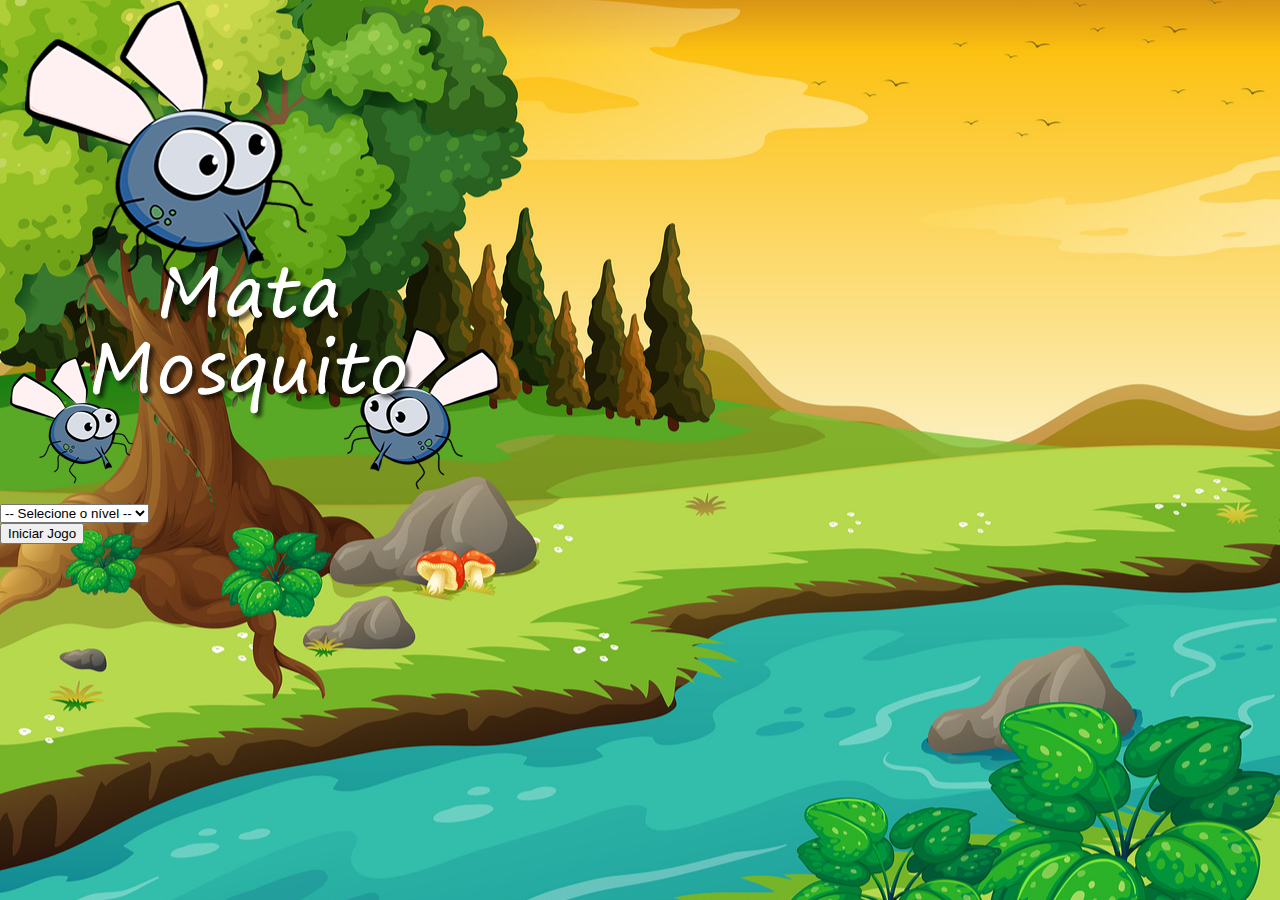
<file: index.html>
<!DOCTYPE html>
<html>
	<head>

		<title>Mata-mosquitos</title>
		<meta charset="utf-8">

		<!-- Bootstrap CSS -->
   		<link rel="stylesheet" href="https://stackpath.bootstrapcdn.com/bootstrap/4.1.3/css/bootstrap.min.css" integrity="sha384-MCw98/SFnGE8fJT3GXwEOngsV7Zt27NXFoaoApmYm81iuXoPkFOJwJ8ERdknLPMO" crossorigin="anonymous">

   		<!--Estilo Personalizado-->
   		<link rel="stylesheet" type="text/css" href="style.css">

   		<script>
   			
   			function iniciarJogo(){

   				var nivel = document.getElementById('nivel').value

   				if(nivel ==='') {
   					alert('Selecione uma dificuldade')
   					return false
   				}

   				window.location.href = 'jogo.html?' + nivel

   			}

   		</script>

	</head>

	<body>

		<div class="container">

			<div class="row"><!--row-->
				<div class="col"><!--col-->
					<div class="d-flex justify-content-center">
						<img src="img/game.png">
					</div>
				</div><!--/col-->
			</div><!--/row-->

			<div class="row"><!--row-->
				<div class="col"><!--col-->
					<div class="d-flex justify-content-center">
						<div class="mb-2">
							<select class="form-control" id="nivel">
								<option value="">-- Selecione o nível --</option>
								<option value="normal">Normal</option>
								<option value="dificil">Difícil</option>
								<option value="crybaby">Cry Baby</option>
							</select>
						</div>
					</div>
				</div><!--/col-->
			</div><!--/row-->

			<div class="row"><!--row-->
				<div class="col"><!--col-->
					<div class="d-flex justify-content-center">
						<button type="button" class="btn btn-danger btn-lg" onclick="iniciarJogo()">Iniciar Jogo</button>
					</div>
				</div><!--/col-->
			</div><!--/row-->

		</div>
 

		<!-- JavaScript (Opcional) -->
	    <!-- jQuery primeiro, depois Popper.js, depois Bootstrap JS -->
	    <script src="https://code.jquery.com/jquery-3.3.1.slim.min.js" integrity="sha384-q8i/X+965DzO0rT7abK41JStQIAqVgRVzpbzo5smXKp4YfRvH+8abtTE1Pi6jizo" crossorigin="anonymous"></script>
	    <script src="https://cdnjs.cloudflare.com/ajax/libs/popper.js/1.14.3/umd/popper.min.js" integrity="sha384-ZMP7rVo3mIykV+2+9J3UJ46jBk0WLaUAdn689aCwoqbBJiSnjAK/l8WvCWPIPm49" crossorigin="anonymous"></script>
	    <script src="https://stackpath.bootstrapcdn.com/bootstrap/4.1.3/js/bootstrap.min.js" integrity="sha384-ChfqqxuZUCnJSK3+MXmPNIyE6ZbWh2IMqE241rYiqJxyMiZ6OW/JmZQ5stwEULTy" crossorigin="anonymous"></script>

  </body>

	</body>
</html>
</file>
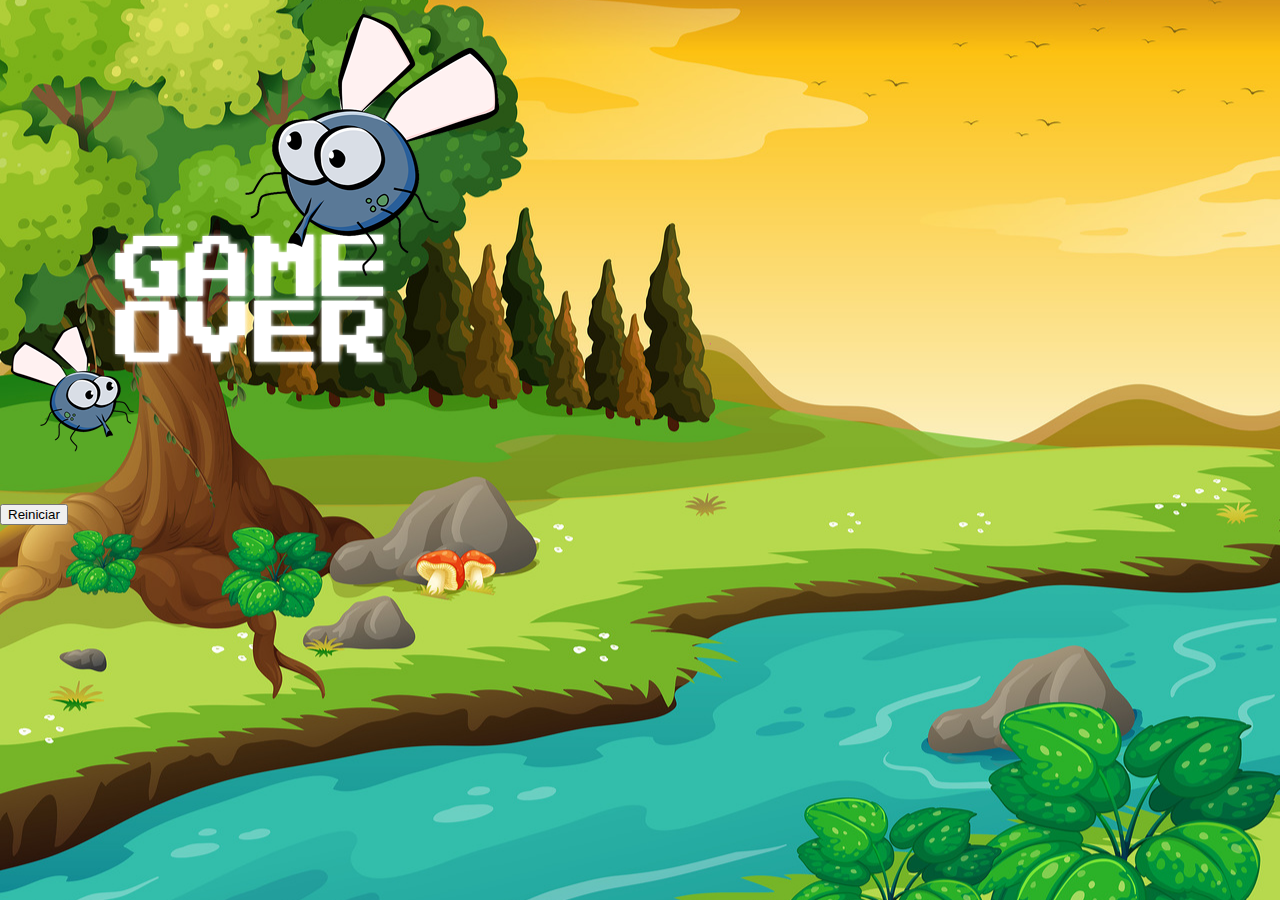
<file: fim.html>
<!DOCTYPE html>
<html>
	<head>

		<title>Loser!!</title>
		<meta charset="utf-8">

		<!-- Bootstrap CSS -->
   		<link rel="stylesheet" href="https://stackpath.bootstrapcdn.com/bootstrap/4.1.3/css/bootstrap.min.css" integrity="sha384-MCw98/SFnGE8fJT3GXwEOngsV7Zt27NXFoaoApmYm81iuXoPkFOJwJ8ERdknLPMO" crossorigin="anonymous">

   		<!--Estilo Personalizado-->
   		<link rel="stylesheet" type="text/css" href="style.css">

	</head>
	<body>

		<div class="container">

			<div class="row"><!--row-->
				<div class="col"><!--col-->
					<div class="d-flex justify-content-center">
						<img src="img/game_over.png">
					</div>
				</div><!--/col-->
			</div><!--/row-->

			<div class="row"><!--row-->
				<div class="col"><!--col-->
					<div class="d-flex justify-content-center">
						<button type="button" class="btn btn-dark btn-lg" onclick="window.location.href = 'index.html'">Reiniciar</button>
					</div>
				</div><!--/col-->
			</div><!--/row-->

		</div>
 



		<!-- JavaScript (Opcional) -->
	    <!-- jQuery primeiro, depois Popper.js, depois Bootstrap JS -->
	    <script src="https://code.jquery.com/jquery-3.3.1.slim.min.js" integrity="sha384-q8i/X+965DzO0rT7abK41JStQIAqVgRVzpbzo5smXKp4YfRvH+8abtTE1Pi6jizo" crossorigin="anonymous"></script>
	    <script src="https://cdnjs.cloudflare.com/ajax/libs/popper.js/1.14.3/umd/popper.min.js" integrity="sha384-ZMP7rVo3mIykV+2+9J3UJ46jBk0WLaUAdn689aCwoqbBJiSnjAK/l8WvCWPIPm49" crossorigin="anonymous"></script>
	    <script src="https://stackpath.bootstrapcdn.com/bootstrap/4.1.3/js/bootstrap.min.js" integrity="sha384-ChfqqxuZUCnJSK3+MXmPNIyE6ZbWh2IMqE241rYiqJxyMiZ6OW/JmZQ5stwEULTy" crossorigin="anonymous"></script>

	</body>
</html>
</file>
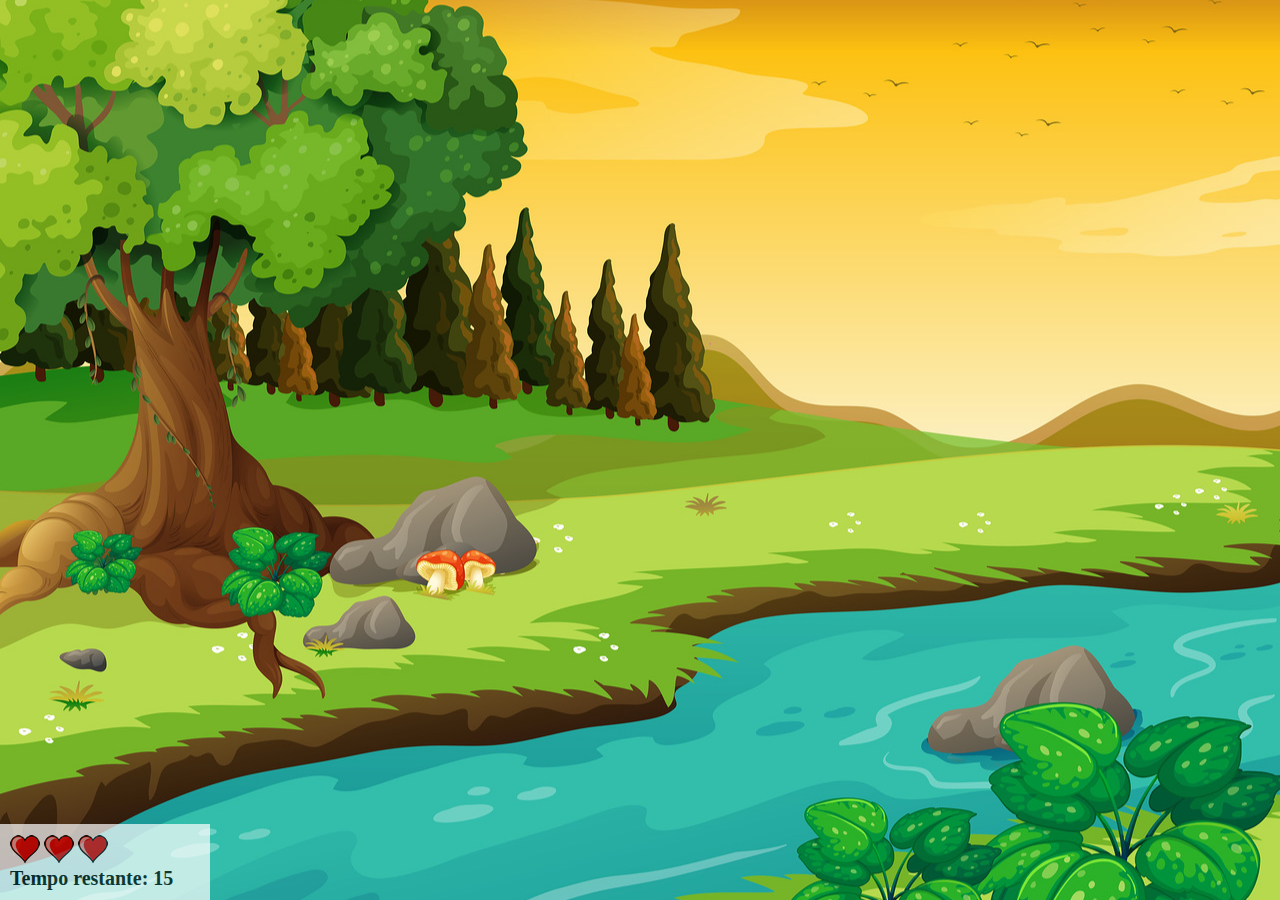
<file: jogo.html>
<!DOCTYPE html>
<html>
	<head>

		<title>Página inicial</title>
		<meta charset="utf-8">

		<!--Link JS-->
		<script src="jogo.js"></script>

		<!--Estilo personalizado-->
		<link rel="stylesheet" type="text/css" href="style.css">

	</head>

	<body onresize="ajustaTamanhoPalco()">

		<div class="painel">
			<div class="vidas">
				<img id="v1" src="img/coracao_cheio.png">
				<img id="v2" src="img/coracao_cheio.png">
				<img id="v3" src="img/coracao_cheio.png">
			</div>

			<div class="cronometro">Tempo restante: <span id="timer"></span></div>
		</div>

		

		<script>

			document.getElementById('timer').innerHTML = tempo

			var criaMosca = setInterval(function(){

				posicaoRandomica()

			}, criaMosquitoTempo)
			
		</script>
	</body>

</html>
</file>
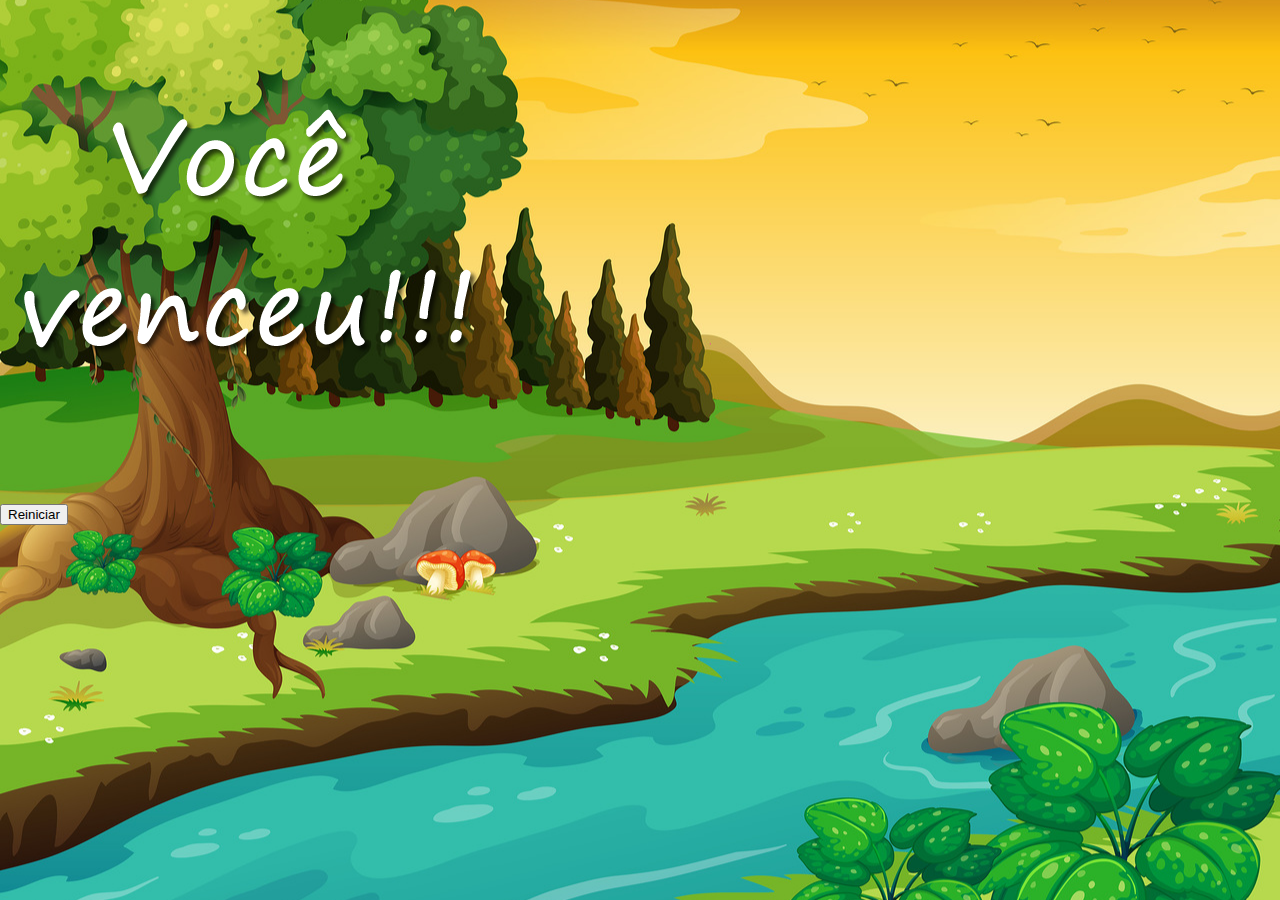
<file: vitoria.html>
<!DOCTYPE html>
<html>
	<head>

		<title>Vitoria!!!!</title>
		<meta charset="utf-8">

		<!-- Bootstrap CSS -->
   		<link rel="stylesheet" href="https://stackpath.bootstrapcdn.com/bootstrap/4.1.3/css/bootstrap.min.css" integrity="sha384-MCw98/SFnGE8fJT3GXwEOngsV7Zt27NXFoaoApmYm81iuXoPkFOJwJ8ERdknLPMO" crossorigin="anonymous">

   		<!--Estilo Personalizado-->
   		<link rel="stylesheet" type="text/css" href="style.css">

	</head>

	<body>

		<div class="container">

			<div class="row"><!--row-->
				<div class="col"><!--col-->
					<div class="d-flex justify-content-center">
						<img src="img/vitoria.png">
					</div>
				</div><!--/col-->
			</div><!--/row-->

			<div class="row"><!--row-->
				<div class="col"><!--col-->
					<div class="d-flex justify-content-center">
						<button type="button" class="btn btn-dark btn-lg" onclick="window.location.href = 'index.html'">Reiniciar</button>
					</div>
				</div><!--/col-->
			</div><!--/row-->

		</div>
 

		<!-- JavaScript (Opcional) -->
	    <!-- jQuery primeiro, depois Popper.js, depois Bootstrap JS -->
	    <script src="https://code.jquery.com/jquery-3.3.1.slim.min.js" integrity="sha384-q8i/X+965DzO0rT7abK41JStQIAqVgRVzpbzo5smXKp4YfRvH+8abtTE1Pi6jizo" crossorigin="anonymous"></script>
	    <script src="https://cdnjs.cloudflare.com/ajax/libs/popper.js/1.14.3/umd/popper.min.js" integrity="sha384-ZMP7rVo3mIykV+2+9J3UJ46jBk0WLaUAdn689aCwoqbBJiSnjAK/l8WvCWPIPm49" crossorigin="anonymous"></script>
	    <script src="https://stackpath.bootstrapcdn.com/bootstrap/4.1.3/js/bootstrap.min.js" integrity="sha384-ChfqqxuZUCnJSK3+MXmPNIyE6ZbWh2IMqE241rYiqJxyMiZ6OW/JmZQ5stwEULTy" crossorigin="anonymous"></script>

  </body>

	</body>
</html>
</file>
<file: style.css>
body {
	background-image: url(img/bg.jpg);
	background-repeat: no-repeat;
	display: table;
    width: 100%;
    height: 100vh;
    /* padding: 100px 0; */
    background-position: 30% 45%;
    background-size: cover;
    margin: 0;
}

.mosquito1{
	width: 50px;
	height: 50px;
}

.mosquito2{
	width: 75px;
	height: 75px;
}

.mosquito3{
	width: 90px;
	height: 90px;
}

.ladoA{
	transform: scaleX(1);
}

.ladoB{
	transform: scaleX(-1);
}

.painel {
	position: absolute;
	width: 190px;
	padding: 10px;
	left: 0px;
	bottom: 0;
	border-top: solid 1px #fff;
	background-color: #fff;
	opacity: 0.7;
}

.vidas{
	float: left;
}

.cronometro{
	float: left;
	font-size: 20px;
	font-weight: bold;
}
</file>
